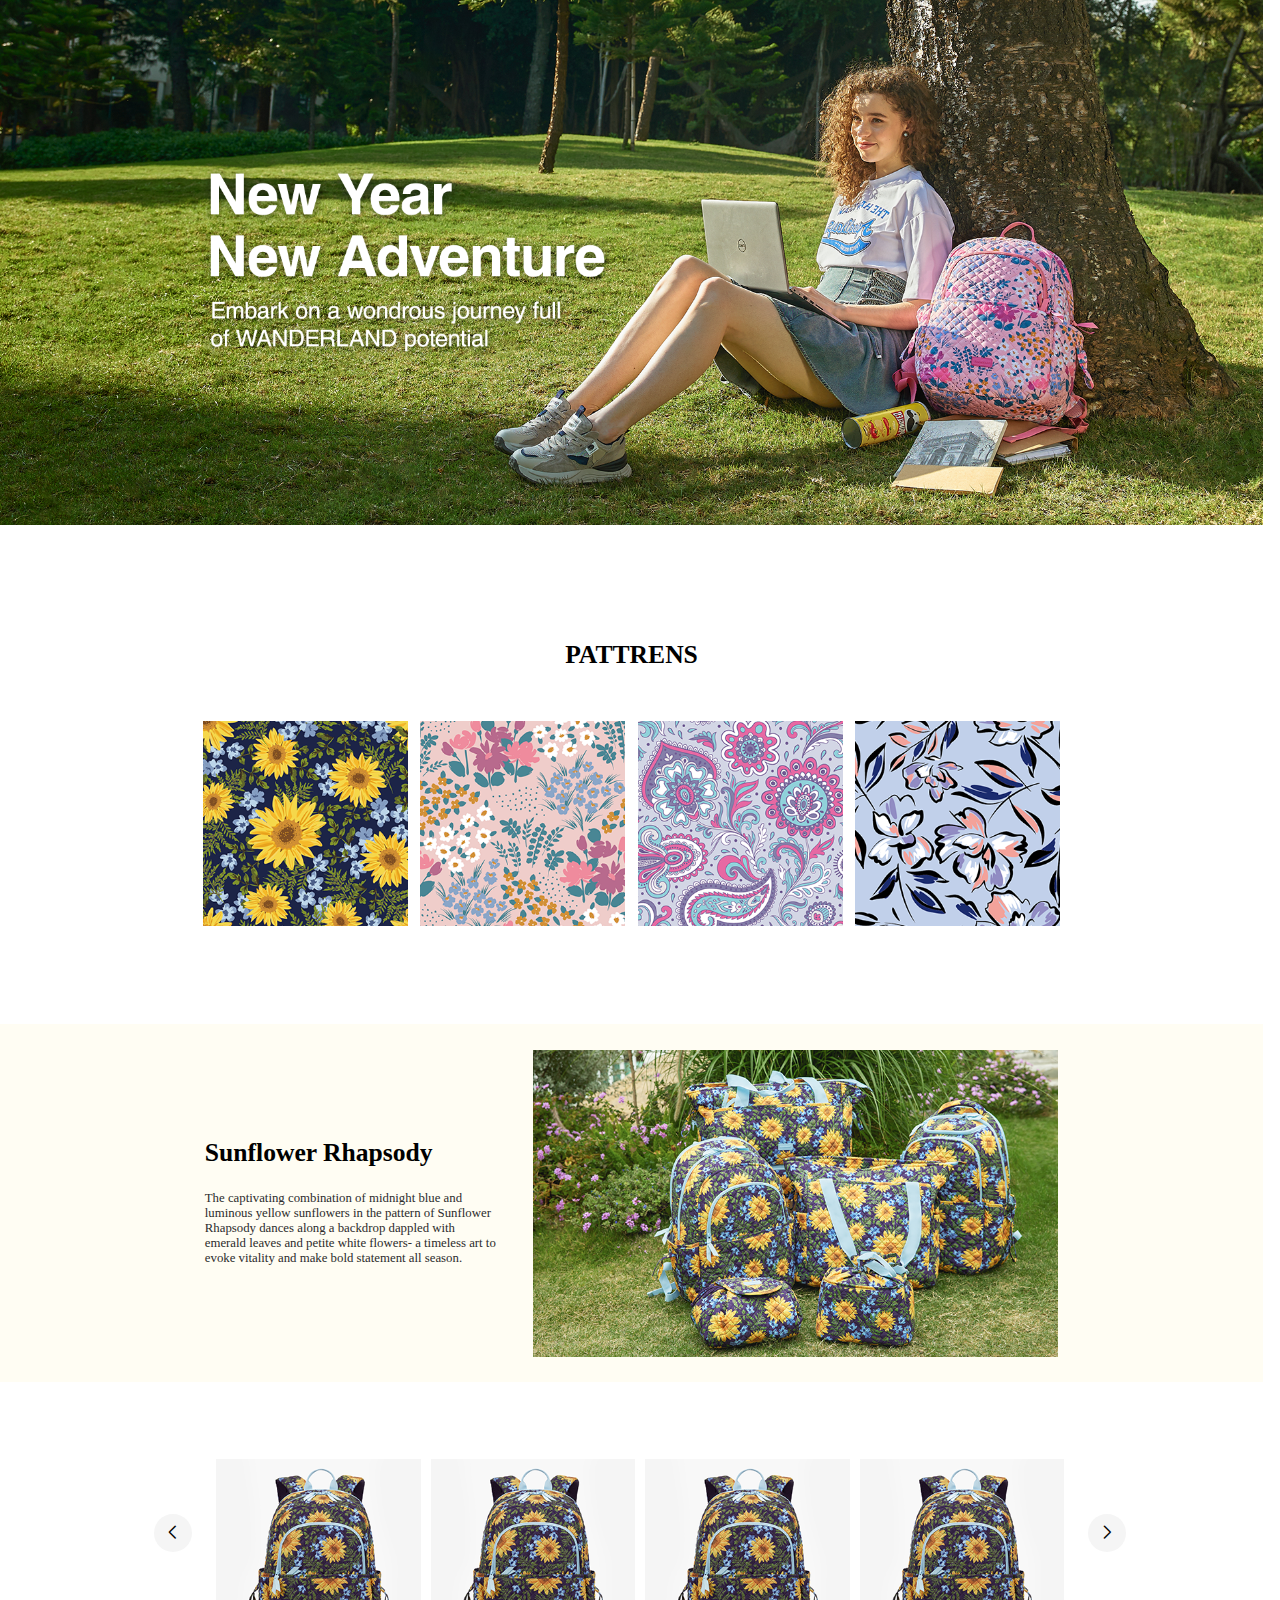
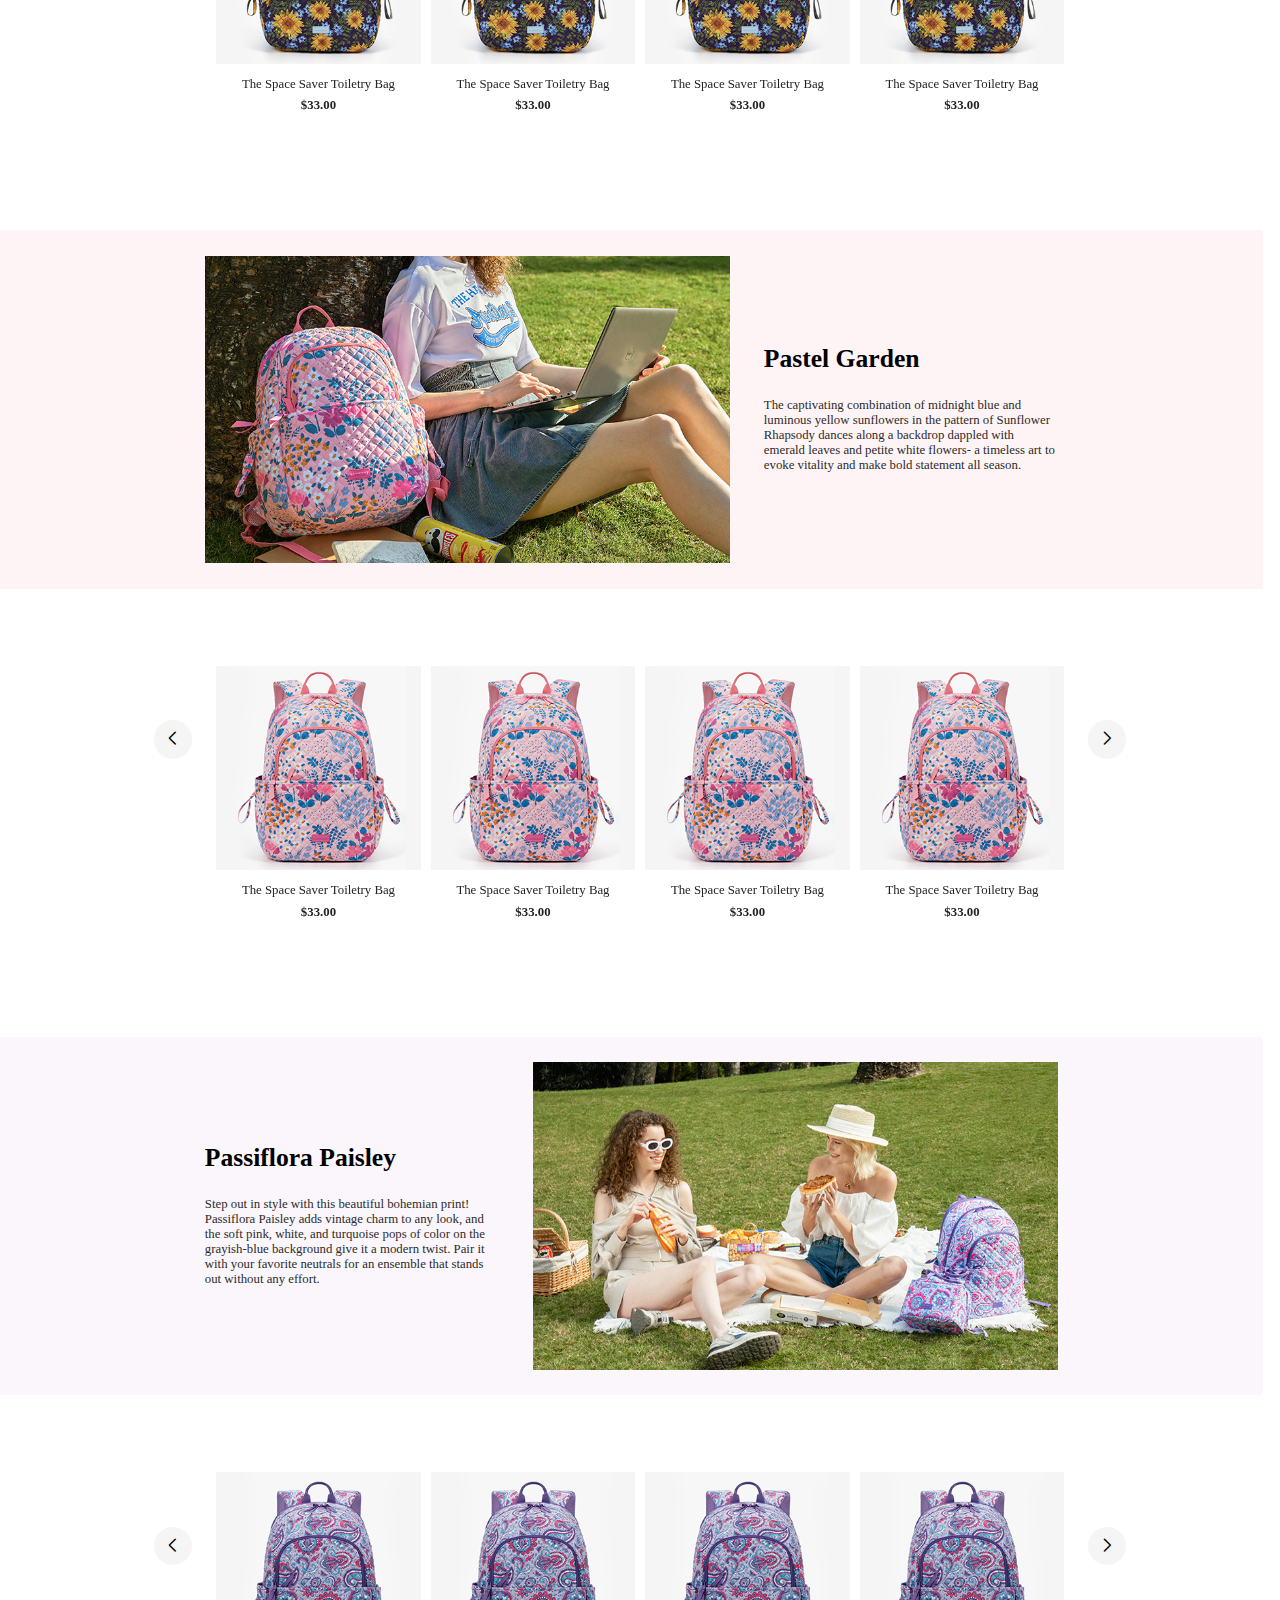
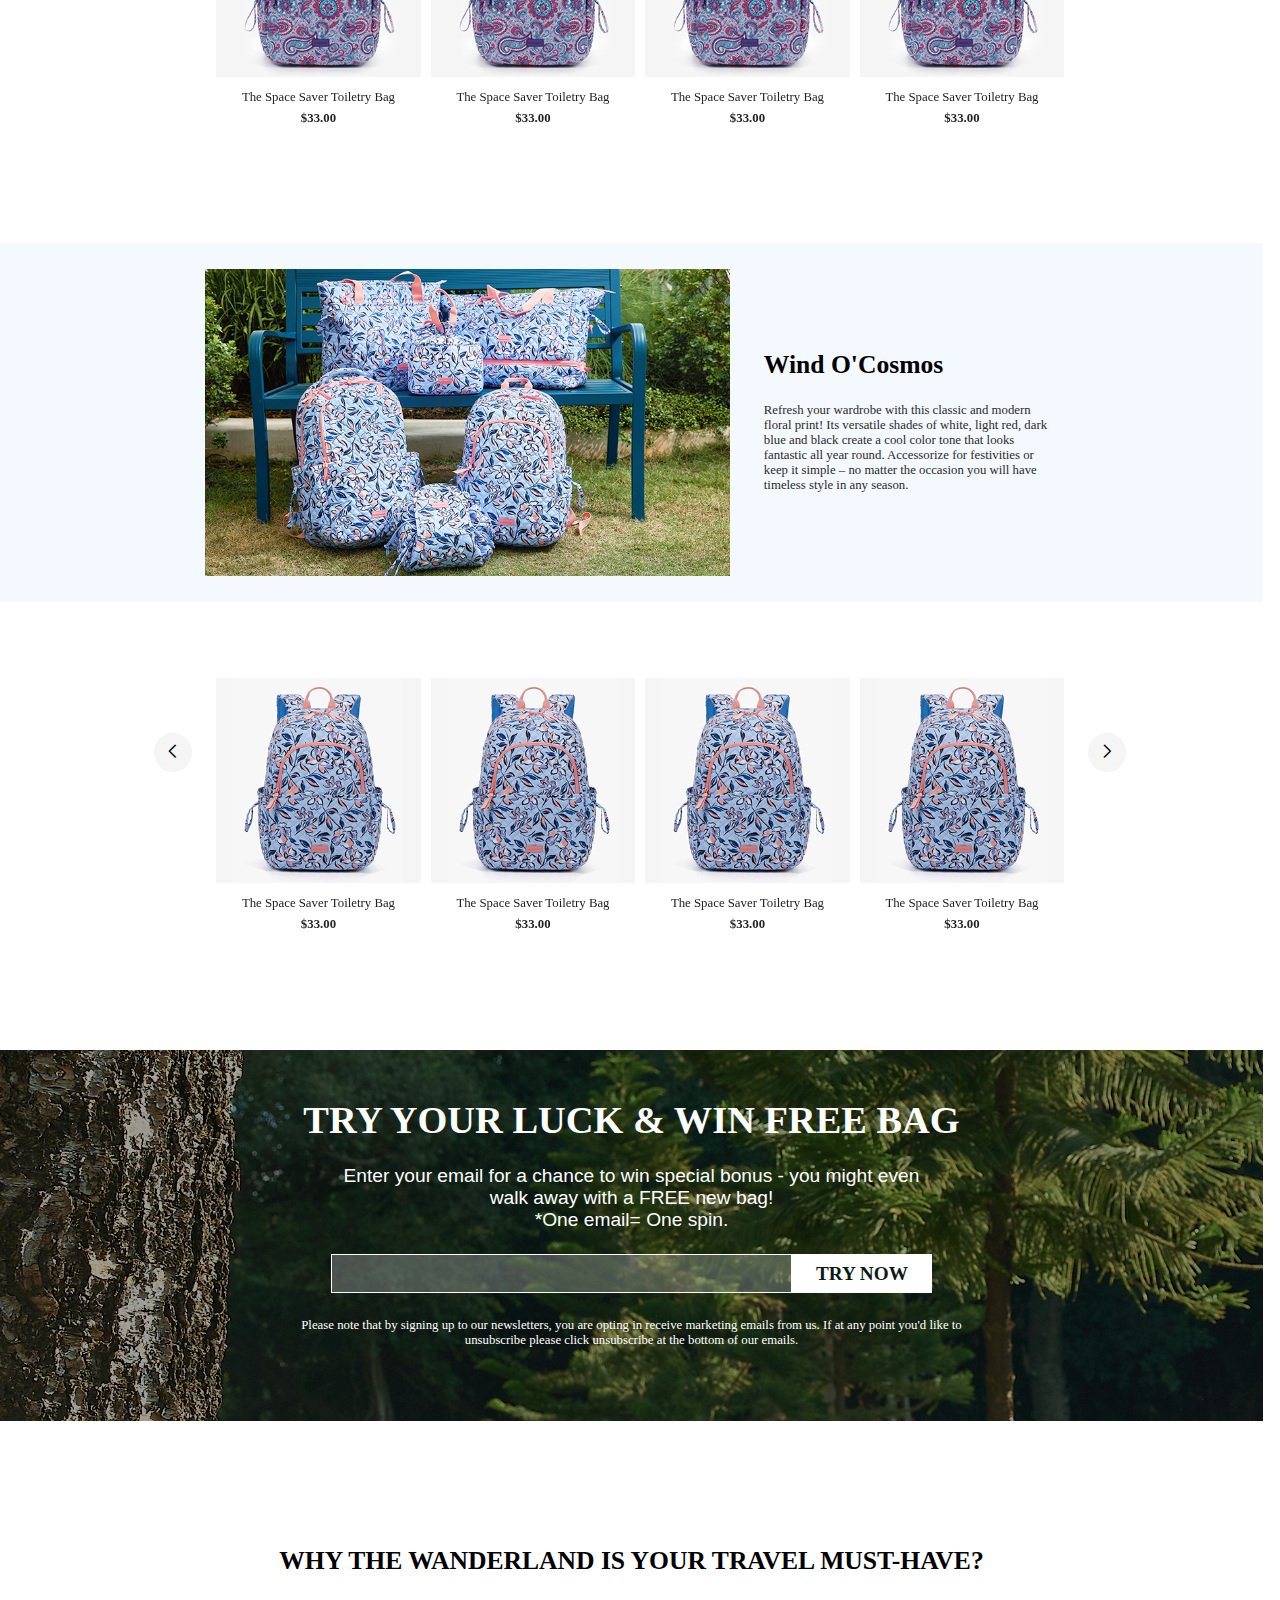
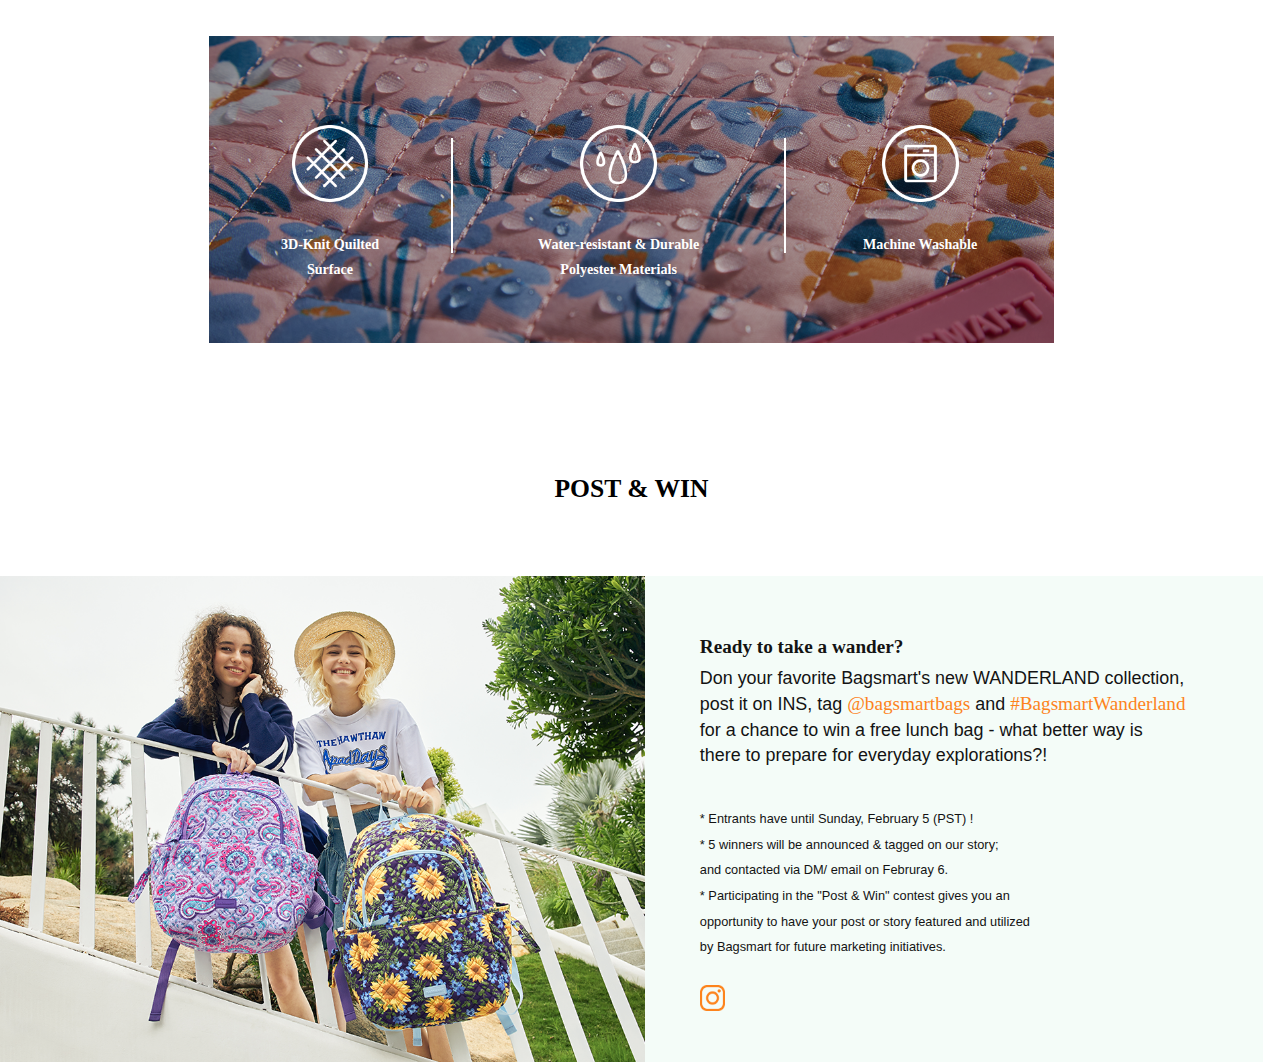
<file: index.html>
<!DOCTYPE html>
<html lang="en">
	<head>
		<meta charset="UTF-8" />
		<meta http-equiv="X-UA-Compatible" content="IE=edge" />
		<meta name="viewport" content="width=device-width, initial-scale=1.0" />
		<title>Spring</title>
		<link rel="stylesheet" href="css/reset.css" />
		<link rel="stylesheet" href="fonts/iconfont.css" />
		<link rel="stylesheet" href="css/mobile.css" media="screen and (max-width: 750px)" />
		<link rel="stylesheet" href="css/pc.css" media="screen and (min-width: 750px)" />
		<!-- 引入swiper的css -->
		<link rel="stylesheet" href="css/swiper-bundle.css" />
	</head>
	<body>
		<div class="header"></div>
		<div class="patterns">
			<h1 class="title">PATTRENS</h1>
			<div class="pattern">
				<img src="./img/001.png" alt="" />
				<img src="./img/002.png" alt="" />
				<img src="./img/003.png" alt="" />
				<img src="./img/004.png" alt="" />
			</div>
		</div>
		<div class="sunflower banner">
			<div class="text top">
				<h1>Sunflower Rhapsody</h1>
				<p>
					The captivating combination of midnight blue and luminous yellow sunflowers in the pattern of Sunflower
					Rhapsody dances along a backdrop dappled with emerald leaves and petite white flowers- a timeless art to evoke
					vitality and make bold statement all season.
				</p>
			</div>
			<img src="./img/sunflower.png" alt="" />
			<div class="text bottom">
				<h1>Sunflower Rhapsody</h1>
				<p>
					The captivating combination of midnight blue and luminous yellow sunflowers in the pattern of Sunflower
					Rhapsody dances along a backdrop dappled with emerald leaves and petite white flowers- a timeless art to evoke
					vitality and make bold statement all season.
				</p>
			</div>
		</div>
		<div class="my-swiper-container">
			<div class="sunflower swiper">
				<div class="swiper-wrapper">
					<div class="swiper-slide">
						<img src="./img/bag1.png" alt="" />
						<p class="title">The Space Saver Toiletry Bag</p>
						<p class="price">$33.00</p>
					</div>
					<div class="swiper-slide">
						<img src="./img/bag1.png" alt="" />
						<p class="title">The Space Saver Toiletry Bag</p>
						<p class="price">$33.00</p>
					</div>
					<div class="swiper-slide">
						<img src="./img/bag1.png" alt="" />
						<p class="title">The Space Saver Toiletry Bag</p>
						<p class="price">$33.00</p>
					</div>
					<div class="swiper-slide">
						<img src="./img/bag1.png" alt="" />
						<p class="title">The Space Saver Toiletry Bag</p>
						<p class="price">$33.00</p>
					</div>
					<div class="swiper-slide">
						<img src="./img/bag1.png" alt="" />
						<p class="title">The Space Saver Toiletry Bag</p>
						<p class="price">$33.00</p>
					</div>
					<div class="swiper-slide">
						<img src="./img/bag1.png" alt="" />
						<p class="title">The Space Saver Toiletry Bag</p>
						<p class="price">$33.00</p>
					</div>
					<div class="swiper-slide">
						<img src="./img/bag1.png" alt="" />
						<p class="title">The Space Saver Toiletry Bag</p>
						<p class="price">$33.00</p>
					</div>
					<div class="swiper-slide">
						<img src="./img/bag1.png" alt="" />
						<p class="title">The Space Saver Toiletry Bag</p>
						<p class="price">$33.00</p>
					</div>
					<div class="swiper-slide">
						<img src="./img/bag1.png" alt="" />
						<p class="title">The Space Saver Toiletry Bag</p>
						<p class="price">$33.00</p>
					</div>
					<div class="swiper-slide">
						<img src="./img/bag1.png" alt="" />
						<p class="title">The Space Saver Toiletry Bag</p>
						<p class="price">$33.00</p>
					</div>
					<div class="swiper-slide">
						<img src="./img/bag1.png" alt="" />
						<p class="title">The Space Saver Toiletry Bag</p>
						<p class="price">$33.00</p>
					</div>
					<div class="swiper-slide">
						<img src="./img/bag1.png" alt="" />
						<p class="title">The Space Saver Toiletry Bag</p>
						<p class="price">$33.00</p>
					</div>
					<div class="swiper-slide">
						<img src="./img/bag1.png" alt="" />
						<p class="title">The Space Saver Toiletry Bag</p>
						<p class="price">$33.00</p>
					</div>
					<div class="swiper-slide">
						<img src="./img/bag1.png" alt="" />
						<p class="title">The Space Saver Toiletry Bag</p>
						<p class="price">$33.00</p>
					</div>
					<div class="swiper-slide">
						<img src="./img/bag1.png" alt="" />
						<p class="title">The Space Saver Toiletry Bag</p>
						<p class="price">$33.00</p>
					</div>
					<div class="swiper-slide">
						<img src="./img/bag1.png" alt="" />
						<p class="title">The Space Saver Toiletry Bag</p>
						<p class="price">$33.00</p>
					</div>
				</div>
				<div class="swiper-button swiper-button-prev"></div>
				<div class="swiper-button swiper-button-next"></div>
			</div>
			<div class="swiper-button button-map swiper-button-prev"></div>
			<div class="swiper-button button-map swiper-button-next"></div>
		</div>
		<div class="garden banner">
			<div class="text top">
				<h1>Pastel Garden</h1>
				<p>
					Pastel Garden is an elegant pattern. It captures beautiful flowers from a spring garden, awash in soft pastels
					like white, rose, yellow, light blue etc. that conjure innocence and romance on its pink background.
					Femininity is at your fingertips no matter what season - be swept away to faraway lands with this magical
					motif!
				</p>
			</div>
			<img src="./img/garden.png" alt="" />
			<div class="text bottom">
				<h1>Pastel Garden</h1>
				<p>
					The captivating combination of midnight blue and luminous yellow sunflowers in the pattern of Sunflower
					Rhapsody dances along a backdrop dappled with emerald leaves and petite white flowers- a timeless art to evoke
					vitality and make bold statement all season.
				</p>
			</div>
		</div>
		<div class="my-swiper-container">
			<div class="garden swiper">
				<div class="swiper-wrapper">
					<div class="swiper-slide">
						<img src="./img/bag2.png" alt="" />
						<p class="title">The Space Saver Toiletry Bag</p>
						<p class="price">$33.00</p>
					</div>
					<div class="swiper-slide">
						<img src="./img/bag2.png" alt="" />
						<p class="title">The Space Saver Toiletry Bag</p>
						<p class="price">$33.00</p>
					</div>
					<div class="swiper-slide">
						<img src="./img/bag2.png" alt="" />
						<p class="title">The Space Saver Toiletry Bag</p>
						<p class="price">$33.00</p>
					</div>
					<div class="swiper-slide">
						<img src="./img/bag2.png" alt="" />
						<p class="title">The Space Saver Toiletry Bag</p>
						<p class="price">$33.00</p>
					</div>
					<div class="swiper-slide">
						<img src="./img/bag2.png" alt="" />
						<p class="title">The Space Saver Toiletry Bag</p>
						<p class="price">$33.00</p>
					</div>
					<div class="swiper-slide">
						<img src="./img/bag2.png" alt="" />
						<p class="title">The Space Saver Toiletry Bag</p>
						<p class="price">$33.00</p>
					</div>
					<div class="swiper-slide">
						<img src="./img/bag2.png" alt="" />
						<p class="title">The Space Saver Toiletry Bag</p>
						<p class="price">$33.00</p>
					</div>
					<div class="swiper-slide">
						<img src="./img/bag2.png" alt="" />
						<p class="title">The Space Saver Toiletry Bag</p>
						<p class="price">$33.00</p>
					</div>
					<div class="swiper-slide">
						<img src="./img/bag2.png" alt="" />
						<p class="title">The Space Saver Toiletry Bag</p>
						<p class="price">$33.00</p>
					</div>
					<div class="swiper-slide">
						<img src="./img/bag2.png" alt="" />
						<p class="title">The Space Saver Toiletry Bag</p>
						<p class="price">$33.00</p>
					</div>
					<div class="swiper-slide">
						<img src="./img/bag2.png" alt="" />
						<p class="title">The Space Saver Toiletry Bag</p>
						<p class="price">$33.00</p>
					</div>
					<div class="swiper-slide">
						<img src="./img/bag2.png" alt="" />
						<p class="title">The Space Saver Toiletry Bag</p>
						<p class="price">$33.00</p>
					</div>
					<div class="swiper-slide">
						<img src="./img/bag2.png" alt="" />
						<p class="title">The Space Saver Toiletry Bag</p>
						<p class="price">$33.00</p>
					</div>
					<div class="swiper-slide">
						<img src="./img/bag2.png" alt="" />
						<p class="title">The Space Saver Toiletry Bag</p>
						<p class="price">$33.00</p>
					</div>
					<div class="swiper-slide">
						<img src="./img/bag2.png" alt="" />
						<p class="title">The Space Saver Toiletry Bag</p>
						<p class="price">$33.00</p>
					</div>
					<div class="swiper-slide">
						<img src="./img/bag2.png" alt="" />
						<p class="title">The Space Saver Toiletry Bag</p>
						<p class="price">$33.00</p>
					</div>
					<div class="swiper-slide">
						<img src="./img/bag2.png" alt="" />
						<p class="title">The Space Saver Toiletry Bag</p>
						<p class="price">$33.00</p>
					</div>
					<div class="swiper-button swiper-button-prev"></div>
					<div class="swiper-button swiper-button-next"></div>
				</div>
			</div>
			<div class="swiper-button button-map swiper-button-prev"></div>
			<div class="swiper-button button-map swiper-button-next"></div>
		</div>
		<div class="passiflora banner">
			<div class="text top">
				<h1>Passiflora Paisley</h1>
				<p>
					Step out in style with this beautiful bohemian print! Passiflora Paisley adds vintage charm to any look, and
					the soft pink, white, and turquoise pops of color on the grayish-blue background give it a modern twist. Pair
					it with your favorite neutrals for an ensemble that stands out without any effort.
				</p>
			</div>
			<img src="./img/passiflora.png" alt="" />
			<div class="text bottom">
				<h1>Passiflora Paisley</h1>
				<p>
					Step out in style with this beautiful bohemian print! Passiflora Paisley adds vintage charm to any look, and
					the soft pink, white, and turquoise pops of color on the grayish-blue background give it a modern twist. Pair
					it with your favorite neutrals for an ensemble that stands out without any effort.
				</p>
			</div>
		</div>
		<div class="my-swiper-container">
			<div class="passiflora swiper">
				<div class="swiper-wrapper">
					<div class="swiper-slide">
						<img src="./img/bag3.png" alt="" />
						<p class="title">The Space Saver Toiletry Bag</p>
						<p class="price">$33.00</p>
					</div>
					<div class="swiper-slide">
						<img src="./img/bag3.png" alt="" />
						<p class="title">The Space Saver Toiletry Bag</p>
						<p class="price">$33.00</p>
					</div>
					<div class="swiper-slide">
						<img src="./img/bag3.png" alt="" />
						<p class="title">The Space Saver Toiletry Bag</p>
						<p class="price">$33.00</p>
					</div>
					<div class="swiper-slide">
						<img src="./img/bag3.png" alt="" />
						<p class="title">The Space Saver Toiletry Bag</p>
						<p class="price">$33.00</p>
					</div>
					<div class="swiper-slide">
						<img src="./img/bag3.png" alt="" />
						<p class="title">The Space Saver Toiletry Bag</p>
						<p class="price">$33.00</p>
					</div>
					<div class="swiper-slide">
						<img src="./img/bag3.png" alt="" />
						<p class="title">The Space Saver Toiletry Bag</p>
						<p class="price">$33.00</p>
					</div>
					<div class="swiper-slide">
						<img src="./img/bag3.png" alt="" />
						<p class="title">The Space Saver Toiletry Bag</p>
						<p class="price">$33.00</p>
					</div>
					<div class="swiper-slide">
						<img src="./img/bag3.png" alt="" />
						<p class="title">The Space Saver Toiletry Bag</p>
						<p class="price">$33.00</p>
					</div>
					<div class="swiper-slide">
						<img src="./img/bag3.png" alt="" />
						<p class="title">The Space Saver Toiletry Bag</p>
						<p class="price">$33.00</p>
					</div>
					<div class="swiper-slide">
						<img src="./img/bag3.png" alt="" />
						<p class="title">The Space Saver Toiletry Bag</p>
						<p class="price">$33.00</p>
					</div>
					<div class="swiper-slide">
						<img src="./img/bag3.png" alt="" />
						<p class="title">The Space Saver Toiletry Bag</p>
						<p class="price">$33.00</p>
					</div>
					<div class="swiper-slide">
						<img src="./img/bag3.png" alt="" />
						<p class="title">The Space Saver Toiletry Bag</p>
						<p class="price">$33.00</p>
					</div>
					<div class="swiper-slide">
						<img src="./img/bag3.png" alt="" />
						<p class="title">The Space Saver Toiletry Bag</p>
						<p class="price">$33.00</p>
					</div>
					<div class="swiper-slide">
						<img src="./img/bag3.png" alt="" />
						<p class="title">The Space Saver Toiletry Bag</p>
						<p class="price">$33.00</p>
					</div>
					<div class="swiper-slide">
						<img src="./img/bag3.png" alt="" />
						<p class="title">The Space Saver Toiletry Bag</p>
						<p class="price">$33.00</p>
					</div>
					<div class="swiper-slide">
						<img src="./img/bag3.png" alt="" />
						<p class="title">The Space Saver Toiletry Bag</p>
						<p class="price">$33.00</p>
					</div>
					<div class="swiper-slide">
						<img src="./img/bag3.png" alt="" />
						<p class="title">The Space Saver Toiletry Bag</p>
						<p class="price">$33.00</p>
					</div>
					<div class="swiper-button swiper-button-prev"></div>
					<div class="swiper-button swiper-button-next"></div>
				</div>
			</div>
			<div class="swiper-button button-map swiper-button-prev"></div>
			<div class="swiper-button button-map swiper-button-next"></div>
		</div>
		<div class="wind banner">
			<div class="text top">
				<h1>Wind O'Cosmos</h1>
				<p>
					Refresh your wardrobe with this classic and modern floral print! Its versatile shades of white, light red,
					dark blue and black create a cool color tone that looks fantastic all year round. Accessorize for festivities
					or keep it simple – no matter the occasion you will have timeless style in any season.
				</p>
			</div>
			<img src="./img/wind.png" alt="" />
			<div class="text bottom">
				<h1>Wind O'Cosmos</h1>
				<p>
					Refresh your wardrobe with this classic and modern floral print! Its versatile shades of white, light red,
					dark blue and black create a cool color tone that looks fantastic all year round. Accessorize for festivities
					or keep it simple – no matter the occasion you will have timeless style in any season.
				</p>
			</div>
		</div>
		<div class="my-swiper-container">
			<div class="wind swiper">
				<div class="swiper-wrapper">
					<div class="swiper-slide">
						<img src="./img/bag4.png" alt="" />
						<p class="title">The Space Saver Toiletry Bag</p>
						<p class="price">$33.00</p>
					</div>
					<div class="swiper-slide">
						<img src="./img/bag4.png" alt="" />
						<p class="title">The Space Saver Toiletry Bag</p>
						<p class="price">$33.00</p>
					</div>
					<div class="swiper-slide">
						<img src="./img/bag4.png" alt="" />
						<p class="title">The Space Saver Toiletry Bag</p>
						<p class="price">$33.00</p>
					</div>
					<div class="swiper-slide">
						<img src="./img/bag4.png" alt="" />
						<p class="title">The Space Saver Toiletry Bag</p>
						<p class="price">$33.00</p>
					</div>
					<div class="swiper-slide">
						<img src="./img/bag4.png" alt="" />
						<p class="title">The Space Saver Toiletry Bag</p>
						<p class="price">$33.00</p>
					</div>
					<div class="swiper-slide">
						<img src="./img/bag4.png" alt="" />
						<p class="title">The Space Saver Toiletry Bag</p>
						<p class="price">$33.00</p>
					</div>
					<div class="swiper-slide">
						<img src="./img/bag4.png" alt="" />
						<p class="title">The Space Saver Toiletry Bag</p>
						<p class="price">$33.00</p>
					</div>
					<div class="swiper-slide">
						<img src="./img/bag4.png" alt="" />
						<p class="title">The Space Saver Toiletry Bag</p>
						<p class="price">$33.00</p>
					</div>
					<div class="swiper-slide">
						<img src="./img/bag4.png" alt="" />
						<p class="title">The Space Saver Toiletry Bag</p>
						<p class="price">$33.00</p>
					</div>
					<div class="swiper-slide">
						<img src="./img/bag4.png" alt="" />
						<p class="title">The Space Saver Toiletry Bag</p>
						<p class="price">$33.00</p>
					</div>
					<div class="swiper-slide">
						<img src="./img/bag4.png" alt="" />
						<p class="title">The Space Saver Toiletry Bag</p>
						<p class="price">$33.00</p>
					</div>
					<div class="swiper-slide">
						<img src="./img/bag4.png" alt="" />
						<p class="title">The Space Saver Toiletry Bag</p>
						<p class="price">$33.00</p>
					</div>
					<div class="swiper-slide">
						<img src="./img/bag4.png" alt="" />
						<p class="title">The Space Saver Toiletry Bag</p>
						<p class="price">$33.00</p>
					</div>
					<div class="swiper-slide">
						<img src="./img/bag4.png" alt="" />
						<p class="title">The Space Saver Toiletry Bag</p>
						<p class="price">$33.00</p>
					</div>
					<div class="swiper-slide">
						<img src="./img/bag4.png" alt="" />
						<p class="title">The Space Saver Toiletry Bag</p>
						<p class="price">$33.00</p>
					</div>
					<div class="swiper-slide">
						<img src="./img/bag4.png" alt="" />
						<p class="title">The Space Saver Toiletry Bag</p>
						<p class="price">$33.00</p>
					</div>
					<div class="swiper-slide">
						<img src="./img/bag4.png" alt="" />
						<p class="title">The Space Saver Toiletry Bag</p>
						<p class="price">$33.00</p>
					</div>
					<div class="swiper-button swiper-button-prev"></div>
					<div class="swiper-button swiper-button-next"></div>
				</div>
			</div>
			<div class="swiper-button button-map swiper-button-prev"></div>
			<div class="swiper-button button-map swiper-button-next"></div>
		</div>
		<div class="try">
			<h1>TRY YOUR LUCK & WIN FREE BAG</h1>
			<p class="content">
				Enter your email for a chance to win special bonus - you might even walk away with a FREE new bag! <br />
				*One email= One spin.
			</p>
			<div class="search">
				<input type="text" class="search-input" />
				<div class="search-button">TRY NOW</div>
			</div>
			<p class="content2">
				Please note that by signing up to our newsletters, you are opting in receive marketing emails from us. If at any
				point you'd like to unsubscribe please click unsubscribe at the bottom of our emails.
			</p>
		</div>
		<div class="ask">
			<h1>WHY THE WANDERLAND IS YOUR TRAVEL MUST-HAVE?</h1>
			<div class="img">
				<div class="item one">
					<img class="item-img" src="./img/icon1.png" alt="" />
					<p class="item-content">3D-Knit Quilted Surface</p>
				</div>
				<img src="./img/gap.png" alt="" class="gap" />
				<div class="item two">
					<img class="item-img" src="./img/icon2.png" alt="" />
					<p class="item-content">Water-resistant & Durable Polyester Materials</p>
				</div>
				<img src="./img/gap.png" alt="" class="gap" />
				<div class="item three">
					<img class="item-img" src="./img/icon3.png" alt="" />
					<p class="item-content">Machine Washable</p>
				</div>
			</div>
		</div>
		<div class="post-win">
			<h1>POST & WIN</h1>
			<div class="content">
				<img src="./img/post-win.png" alt="" />
				<div class="text">
					<h3>Ready to take a wander?</h3>
					<p class="one">
						Don your favorite Bagsmart's new WANDERLAND collection, post it on INS, tag
						<a href="#">@bagsmartbags</a> and <a href="#">#BagsmartWanderland</a> for a chance to win a free lunch bag -
						what better way is there to prepare for everyday explorations?!
					</p>
					<p class="two">* Entrants have until Sunday, February 5 (PST) !</p>
					<p class="three">
						* 5 winners will be announced & tagged on our story; and contacted via DM/ email on Februray 6.
					</p>
					<p class="four">
						* Participating in the "Post & Win" contest gives you an opportunity to have your post or story featured and
						utilized by Bagsmart for future marketing initiatives.
					</p>
					<img src="./img/photo.png" alt="" />
				</div>
			</div>
		</div>
	</body>
	<script src="js/swiper-bundle.js"></script>
	<script>
		// 防抖函数
		// 这段代码定义了一个节流函数。它的作用是控制传入的函数（ func ）在一段时间（ wait ）内的执行频率，从而避免该函数被频繁调用。 具体来说： 创建一个闭包并返回一个新的函数。 在新的函数中，先获取当前的上下文（ context ）和参数（ args ）。 定义一个名为 later 的函数，将在指定的等待时间（ wait ）后执行。这个函数会清除 timeout ，然后使用指定的上下文和参数调用原始的函数（ func ）。 使用 clearTimeout() 取消之前可能仍处于计时阶段的 timeout 。 使用 setTimeout() 设置一个新的延迟时间，在 wait 毫秒后执行 later 函数。
		function debounce(func, wait) {
			let timeout;
			return function () {
				const context = this,
					args = arguments;
				const later = function () {
					timeout = null;
					func.apply(context, args);
				};
				clearTimeout(timeout);
				timeout = setTimeout(later, wait);
			};
		}

		// 加载脚本的函数
		function loadScript() {
			// 移除旧的脚本
			let oldScript = document.getElementById("responsive-script");
			if (oldScript) {
				document.body.removeChild(oldScript);
			}

			// 创建新的脚本元素
			let script = document.createElement("script");
			script.id = "responsive-script";

			// 根据窗口宽度选择脚本
			if (window.innerWidth > 750) {
				script.src = "js/pc-slider.js";
			} else {
				script.src = "js/mobile-slider.js";
			}
			// 添加新的脚本到body的最后
			document.body.appendChild(script);
		}

		// 在窗口大小变化时重新加载脚本
		window.onresize = debounce(loadScript, 500);

		// 首次加载脚本
		loadScript();
	</script>
</html>
</file>
<file: fonts/iconfont.css>
@font-face {
  font-family: "iconfont"; /* Project id 4041265 */
  src: url('iconfont.woff2?t=1682515812435') format('woff2'),
       url('iconfont.woff?t=1682515812435') format('woff'),
       url('iconfont.ttf?t=1682515812435') format('truetype');
}

.iconfont {
  font-family: "iconfont" !important;
  font-size: 16px;
  font-style: normal;
  -webkit-font-smoothing: antialiased;
  -moz-osx-font-smoothing: grayscale;
}

.icon-arrow-left-bold:before {
  content: "\e685";
}

.icon-arrow-right-bold:before {
  content: "\e687";
}
</file>
<file: css/pc.css>
div.header {
	width: calc(100vw - 17px);
	height: 41vw;
	background-image: url(../img/header-pc.png);
	/* 设置背景图片不重复 */
	background-repeat: no-repeat;
	/* 设置背景图片的位置 */
	background-position: center;
	/* 设置背景图片的大小 */
	background-size: cover;
}
div.patterns {
	width: calc(100vw - 17px);
	height: 39vw;
	padding-top: 9vw;
}
h1.title {
	font-family: Helvetica-Bold;
	font-size: 2vw;
	font-weight: 800;
	font-stretch: normal;
	letter-spacing: 0vw;
	color: #000000;
	text-align: center;
	margin-bottom: 4vw;
}
div.pattern {
	width: 67vw;
	height: 16vw;
	margin: 0 auto;
	display: flex;
	justify-content: space-between;
}
div.pattern img {
	width: 16vw;
	height: 16vw;
}
div.banner {
	height: 28vw;
	width: calc(100vw - 17px);
	padding: 0 16vw;
	display: flex;
	justify-content: space-between;
	align-items: center;
}
div.banner img {
	width: 41vw;
	height: 24vw;
}
div.banner .text h1 {
	font-family: Helvetica-Bold;
	font-size: 2vw;
	font-weight: 800;
	font-stretch: normal;
	line-height: 2vw;
	letter-spacing: 0vw;
	color: #000000;
	margin-bottom: 2vw;
}
div.banner .text p {
	width: 23vw;
	font-family: Helvetica-Light;
	font-size: 1vw;
	font-weight: 100;
	letter-spacing: 0vw;
	color: #2c2c2c;
}
div.sunflower {
	background-color: #fffdf3;
}
div.sunflower.banner .text.bottom {
	display: none;
}
div.passiflora.banner .text.bottom {
	display: none;
}
div.garden {
	background-color: #fff4f5;
}
div.passiflora {
	background-color: #faf6fb;
}
div.wind {
	background-color: #f3f9ff;
}
div.wind.banner .text.top {
	display: none;
}
div.garden.banner .text.top {
	display: none;
}
div.swiper {
	-webkit-user-select: none; /* Chrome/Safari/Opera */
	-khtml-user-select: none; /* Konqueror */
	-moz-user-select: none; /* Firefox */
	-ms-user-select: none; /* IE/Edge */
	user-select: none; /* Standard syntax */
	/* overflow: hidden; */
	width: 67vw;
	height: 25vw;
	margin: 0 auto;
	background-color: #fff;
	height: 35vw;
	/* width: calc(100vw - 17px); */
	padding-top: 6vw;
	position: relative;
}

.my-swiper-container {
	position: relative;
}
div.swiper .swiper-button-next,
div.swiper .swiper-button-prev {
	visibility: hidden;
}

div.button-map.swiper-button-next {
	right: 12vw;
}
div.button-map.swiper-button-prev {
	left: 12vw;
}
div.button-map.swiper-button-next.aria-disabled,
div.button-map.swiper-button-prev.aria-disabled {
	opacity: 0.5;
}

div.swiper .swiper-button-next,
div.swiper .swiper-button-prev,
div.button-map.swiper-button-next,
div.button-map.swiper-button-prev {
	background-color: rgb(245, 245, 245);
	/* background-color: red; */
	width: 3vw;
	height: 3vw;
	border-radius: 100%;
	position: absolute;
	top: 12vw;
}

div.swiper .swiper-button-next::after,
div.swiper .swiper-button-prev::after,
div.button-map.swiper-button-next::after,
div.button-map.swiper-button-prev::after {
	font-size: 1vw; /* 设置箭头大小 */
	color: black; /* 设置箭头颜色 */
	font-weight: bold;
}

div.swiper .swiper-wrapper .swiper-slide {
	display: flex;
	align-items: center;
	flex-direction: column;
}
div.swiper .swiper-wrapper .swiper-slide img {
	width: 16vw;
	height: 16vw;
	margin-bottom: 1vw;
}
div.swiper .swiper-wrapper .swiper-slide .title {
	margin-bottom: 0.5vw;
	font-family: Helvetica-Light;
	font-size: 1vw;
	font-weight: 100;
	font-stretch: normal;
	letter-spacing: 0vw;
	color: #232323;
}
div.swiper .swiper-wrapper .swiper-slide .price {
	font-family: Helvetica-Bold;
	font-size: 1vw;
	font-weight: 800;
	font-stretch: normal;
	letter-spacing: 0vw;
	color: #232323;
}
div.try {
	width: calc(100vw - 17px);
	height: 29vw;
	background-image: url(../img/try.png);
	background-size: cover;
	padding-top: 4vw;
}
div.try h1 {
	line-height: 1;
	text-align: center;
	font-family: Helvetica-Bold;
	font-size: 3vw;
	font-weight: 800;
	font-stretch: normal;
	letter-spacing: 0vw;
	color: #ffffff;
	margin-bottom: 2vw;
}
div.try .content {
	width: 46vw;
	height: 5vw;
	font-family: Helvetica;
	font-size: 1.5vw;
	font-weight: normal;
	font-stretch: normal;
	letter-spacing: 0vw;
	color: #ffffff;
	text-align: center;
	margin: 0 auto;
	margin-bottom: 2vw;
}
div.try .search {
	width: 47vw;
	height: 3vw;
	margin: 0 auto;
	display: flex;
	margin-bottom: 2vw;
}
div.try .search .search-input {
	flex-grow: 1;
	height: 100%;
	display: block;
	border: 1px solid #fff;
	background-color: rgba(255, 255, 255, 0.25);
	color: #ffffff;
	font-size: 2vw;
	text-align: center;
}
div.try .search .search-button {
	height: 100%;
	width: 11vw;
	background-color: #fff;
	display: flex;
	justify-content: center;
	align-items: center;
	font-family: Helvetica-Bold;
	font-size: 1.5vw;
	font-weight: 800;
	font-stretch: normal;
	letter-spacing: 0vw;
	color: #0b1a14;
	cursor: pointer;
}
div.try .content2 {
	width: 53vw;
	font-family: HelveticaNeueLTPro-Th;
	font-size: 1vw;
	font-weight: 100;
	font-stretch: normal;
	letter-spacing: 0vw;
	color: #ffffff;
	margin: 0 auto;
	text-align: center;
}
div.ask {
	width: calc(100vw - 17px);
	height: 41vw;
	padding-top: 9.8vw;
}
div.ask h1 {
	width: 61vw;
	height: 2vw;
	font-family: Helvetica-Bold;
	font-size: 2vw;
	font-weight: 900;
	font-stretch: normal;
	letter-spacing: 0vw;
	color: #000000;
	text-align: center;
	margin: 0 auto;
	margin-bottom: 5vw;
}
div.ask .img {
	width: 66vw;
	height: 24vw;
	margin: 0 auto;
	background-image: url(../img/ask.png);
	background-size: cover;
	background-position: center;
	display: flex;
	justify-content: space-evenly;
}
div.ask .img .gap {
	height: 9vw;
	background-color: #ffffff;
	margin-top: 8vw;
}
div.ask .img .item {
	text-align: center;
	margin-top: 7vw;
}
div.ask .img .item.one {
	width: 9vw;
}
div.ask .img .item.two {
	width: 16vw;
}
div.ask .img .item.three {
	width: 11vw;
}
div.ask .img .item .item-img {
	width: 6vw;
	height: 6vw;
	margin-bottom: 2vw;
}
div.ask .img .item .item-content {
	font-family: Helvetica-Bold;
	font-size: 1.1vw;
	font-weight: 800;
	font-stretch: normal;
	line-height: 2vw;
	letter-spacing: 0vw;
	color: #ffffff;
}
div.post-win {
	width: calc(100vw - 17px);
	height: 56vw;
	padding-top: 10vw;
}
div.post-win h1 {
	width: 13vw;
	height: 2vw;
	font-family: Helvetica-Bold;
	font-size: 2vw;
	font-weight: 900;
	font-stretch: normal;
	letter-spacing: 0vw;
	color: #000000;
	text-align: center;
	margin: 0 auto;
	margin-bottom: 6vw;
}
div.post-win .content {
	background-color: #f4fcf8;
	display: flex;
	justify-content: space-between;
	align-items: center;
	width: 100%;
	height: 38vw;
}
div.post-win .content img {
	height: 100%;
}
div.post-win .content .text {
	width: 38vw;
	height: 29vw;
	margin-right: 6vw;
}
div.post-win .content .text h3 {
	width: 20vw;
	height: 1vw;
	font-family: Helvetica-Bold;
	font-size: 1.5vw;
	font-weight: 900;
	font-stretch: normal;
	line-height: 2vw;
	letter-spacing: 0vw;
	color: #131313;
	margin-bottom: 1.5vw;
}
div.post-win .content .text p.one {
	width: 38vw;
	height: 8vw;
	font-family: Helvetica;
	font-size: 1.4vw;
	font-weight: normal;
	font-stretch: normal;
	line-height: 2vw;
	letter-spacing: 0vw;
	color: #131313;
	margin-bottom: 3vw;
}
div.post-win .content .text p.one a {
	font-family: Helvetica-Bold;
	font-size: 1.5vw;
	font-weight: normal;
	letter-spacing: 0vw;
	color: #fd831c;
}
div.post-win .content .text p.two {
	width: 22vw;
	height: 1vw;
	font-family: Helvetica;
	font-size: 1vw;
	font-weight: normal;
	font-stretch: normal;
	line-height: 2vw;
	letter-spacing: 0vw;
	color: #131313;
	margin-bottom: 1vw;
}
div.post-win .content .text p.three {
	width: 24vw;
	height: 3vw;
	font-family: Helvetica;
	font-size: 1vw;
	font-weight: normal;
	font-stretch: normal;
	line-height: 2vw;
	letter-spacing: 0vw;
	color: #131313;
	margin-bottom: 1vw;
}
div.post-win .content .text p.four {
	width: 27vw;
	height: 5vw;
	font-family: Helvetica;
	font-size: 1vw;
	font-weight: normal;
	font-stretch: normal;
	line-height: 2vw;
	letter-spacing: 0vw;
	color: #131313;
	margin-bottom: 3vw;
}
div.post-win .content .text img {
	width: 2vw;
	height: 2vw;
}
</file>
<file: css/mobile.css>
.swiper-button-prev::after {
	display: none;
}
.swiper-button-next::after {
	display: none;
}

div.header {
	width: 100%;
	height: 147vw;
	background-color: #f1b0b0;
	background-position: center;
	background-image: url(../img/header-mobile.png);
	background-repeat: no-repeat;
	background-size: cover;
}
div.patterns {
	width: 100%;
	height: 152vw;
	padding-top: 19vw;
}
div.patterns h1.title {
	font-family: Helvetica-Bold;
	font-size: 5vw;
	font-weight: 800;
	font-stretch: normal;
	line-height: 8vw;
	letter-spacing: 0vw;
	color: #000000;
	text-align: center;
	margin-bottom: 19vw;
}
div.patterns div.pattern {
	width: 91vw;
	height: 91vw;
	margin: 0 auto;
	display: flex;
	justify-content: space-between;
	flex-wrap: wrap;
	align-content: space-between;
}
div.patterns div.pattern img {
	width: 43vw;
	height: 43vw;
}
div.banner {
	height: 106vw;
	width: 100%;
}
div.sunflower {
	background-color: #fffdf3;
}
div.garden {
	background-color: #fff4f5;
}
div.passiflora {
	background-color: #faf6fb;
}
div.wind {
	background-color: #f3f9ff;
}
div.banner .text.top {
	display: none;
}
div.banner .text {
	padding: 0 11vw;
}
div.banner .text h1 {
	font-family: Helvetica-Bold;
	font-size: 4vw;
	font-weight: 800;
	font-stretch: normal;
	line-height: 5vw;
	letter-spacing: 0vw;
	color: #000000;
	margin-bottom: 4vw;
}
div.banner .text p {
	font-family: Helvetica-Light;
	font-size: 3vw;
	font-weight: 100;
	letter-spacing: 0vw;
	color: #2c2c2c;
}
div.banner img {
	width: 100%;
	height: 61vw;
	margin-bottom: 8vw;
}
/* 轮播图 */
div.swiper {
	padding-top: 7vw;
	height: 134vw;
	width: 100%;
	background-color: #fff;
}
div.swiper div.swiper-button {
	display: none;
}
div.swiper .swiper-wrapper .swiper-slide {
	width: 85vw;
	text-align: center;
	margin-right: 5vw;
}
div.swiper .swiper-wrapper .swiper-slide img {
	width: 85vw;
	height: 85vw;
	margin-bottom: 11vw;
}
div.swiper .swiper-wrapper .swiper-slide .title {
	font-family: Helvetica;
	font-size: 5vw;
	font-weight: normal;
	font-stretch: normal;
	line-height: 8vw;
	letter-spacing: 0vw;
	color: #000000;
	margin-bottom: 2vw;
}
div.swiper .swiper-wrapper .swiper-slide .price {
	font-family: Helvetica-Bold;
	font-size: 5vw;
	font-weight: 800;
	font-stretch: normal;
	line-height: 8vw;
	letter-spacing: 0vw;
	color: #000000;
}
div.try {
	width: 100%;
	height: 87vw;
	background-image: url(../img/try.png);
	background-size: cover;
	background-position: -48vw;
	padding-top: 4vw;
}
div.try h1 {
	width: 73vw;
	height: 15vw;
	font-family: Helvetica-Bold;
	font-size: 8vw;
	font-weight: 800;
	font-stretch: normal;
	line-height: 9vw;
	letter-spacing: 0vw;
	color: #ffffff;
	text-align: center;
	margin: 0 auto;
	margin-bottom: 6vw;
}
div.try .content {
	width: 73vw;
	height: 11vw;
	font-family: Helvetica;
	font-size: 3vw;
	font-weight: normal;
	font-stretch: normal;
	letter-spacing: 0vw;
	color: #ffffff;
	margin: 0 auto;
	text-align: center;
	margin-bottom: 5vw;
}
div.try .search {
	width: 84vw;
	height: 8vw;
	margin: 0 auto;
	display: flex;
	margin-bottom: 5vw;
}
div.try .search .search-input {
	flex-grow: 1;
	height: 100%;
	display: block;
	border: 1px solid #fff;
	background-color: rgba(255, 255, 255, 0.25);
	color: #ffffff;
	font-size: 3.5vw;
	text-align: center;
}
div.try .search .search-button {
	height: 100%;
	width: 28vw;
	background-color: #fff;
	display: flex;
	justify-content: center;
	align-items: center;
	font-family: Helvetica-Bold;
	font-size: 4vw;
	font-weight: 800;
	font-stretch: normal;
	letter-spacing: 0vw;
	color: #0b1a14;
	cursor: pointer;
}
div.try .content2 {
	width: 75vw;
	height: 15vw;
	line-height: 1.4;
	font-family: HelveticaNeueLTPro-Th;
	font-size: 3vw;
	font-weight: 100;
	font-stretch: normal;
	letter-spacing: 0vw;
	color: #ffffff;
	margin: 0 auto;
	text-align: center;
}
div.ask {
	width: 100%;
	height: 89vw;
	padding-top: 18.5vw;
}
div.ask h1 {
	width: 77vw;
	height: 12vw;
	font-family: Helvetica-Bold;
	font-size: 5vw;
	font-weight: 800;
	font-stretch: normal;
	line-height: 8vw;
	letter-spacing: 0vw;
	color: #000000;
	text-align: center;
	margin: 0 auto;
	margin-bottom: 11vw;
}
div.ask .img {
	width: 91vw;
	height: 47vw;
	margin: 0 auto;
	background-image: url(../img/ask.png);
	background-size: cover;
	background-position: center bottom;
	display: flex;
	justify-content: space-evenly;
}
div.ask .img .gap {
	height: 9vw;
	background-color: #ffffff;
	margin-top: 18vw;
}
div.ask .img .item {
	text-align: center;
	margin-top: 16vw;
}
div.ask .img .item.one {
	width: 16vw;
}
div.ask .img .item.two {
	width: 26vw;
}
div.ask .img .item.three {
	width: 18vw;
}
div.ask .img .item .item-img {
	width: 10vw;
	height: 10vw;
	margin-bottom: 2vw;
}
div.ask .img .item .item-content {
	font-family: Helvetica-Bold;
	font-size: 2vw;
	font-weight: 800;
	font-stretch: normal;
	line-height: 4vw;
	letter-spacing: 0vw;
	color: #ffffff;
}
div.post-win {
	width: 100%;
	height: 194vw;
	padding-top: 19vw;
}
div.post-win h1 {
	width: 32vw;
	height: 4vw;
	font-family: Helvetica-Bold;
	font-size: 5vw;
	font-weight: 900;
	font-stretch: normal;
	line-height: 8vw;
	letter-spacing: 0vw;
	color: #000000;
	text-align: center;
	margin: 0 auto;
	margin-bottom: 13vw;
}
div.post-win .content {
	background-color: #f4fcf8;
	width: 100%;
	height: 158vw;
}
div.post-win .content img {
	width: 100%;
}
div.post-win .content .text {
	padding-top: 9vw;
	padding-left: 13vw;
	width: 100%;
	height: 81vw;
}
div.post-win .content .text h3 {
	width: 39vw;
	height: 3vw;
	font-family: Helvetica-Bold;
	font-size: 3vw;
	font-weight: 900;
	font-stretch: normal;
	line-height: 5vw;
	letter-spacing: 0vw;
	color: #131313;
	margin-bottom: 3vw;
}
div.post-win .content .text p.one {
	width: 74vw;
	height: 25vw;
	font-family: Helvetica;
	font-size: 3vw;
	font-weight: normal;
	font-stretch: normal;
	line-height: 5vw;
	letter-spacing: 0vw;
	color: #131313;
	margin-bottom: 4vw;
}
div.post-win .content .text p.one a {
	font-family: Helvetica-Bold;
	font-size: 3vw;
	font-weight: normal;
	letter-spacing: 0vw;
	color: #fd831c;
}
div.post-win .content .text p.two {
	width: 56vw;
	height: 3vw;
	font-family: Helvetica;
	font-size: 2vw;
	font-weight: normal;
	font-stretch: normal;
	line-height: 1.5;
	letter-spacing: 0vw;
	color: #131313;
	margin-bottom: 2vw;
}
div.post-win .content .text p.three {
	width: 61vw;
	height: 7vw;
	font-family: Helvetica;
	font-size: 2vw;
	font-weight: normal;
	font-stretch: normal;
	line-height: 1.5;
	letter-spacing: 0vw;
	color: #131313;
	margin-bottom: 2vw;
}
div.post-win .content .text p.four {
	width: 69vw;
	height: 12vw;
	font-family: Helvetica;
	font-size: 2vw;
	font-weight: normal;
	font-stretch: normal;
	line-height: 1.5;
	letter-spacing: 0vw;
	color: #131313;
	margin-bottom: 4vw;
}
div.post-win .content .text img {
	width: 5vw;
	height: 5vw;
	margin-left: 2vw;
}
</file>
